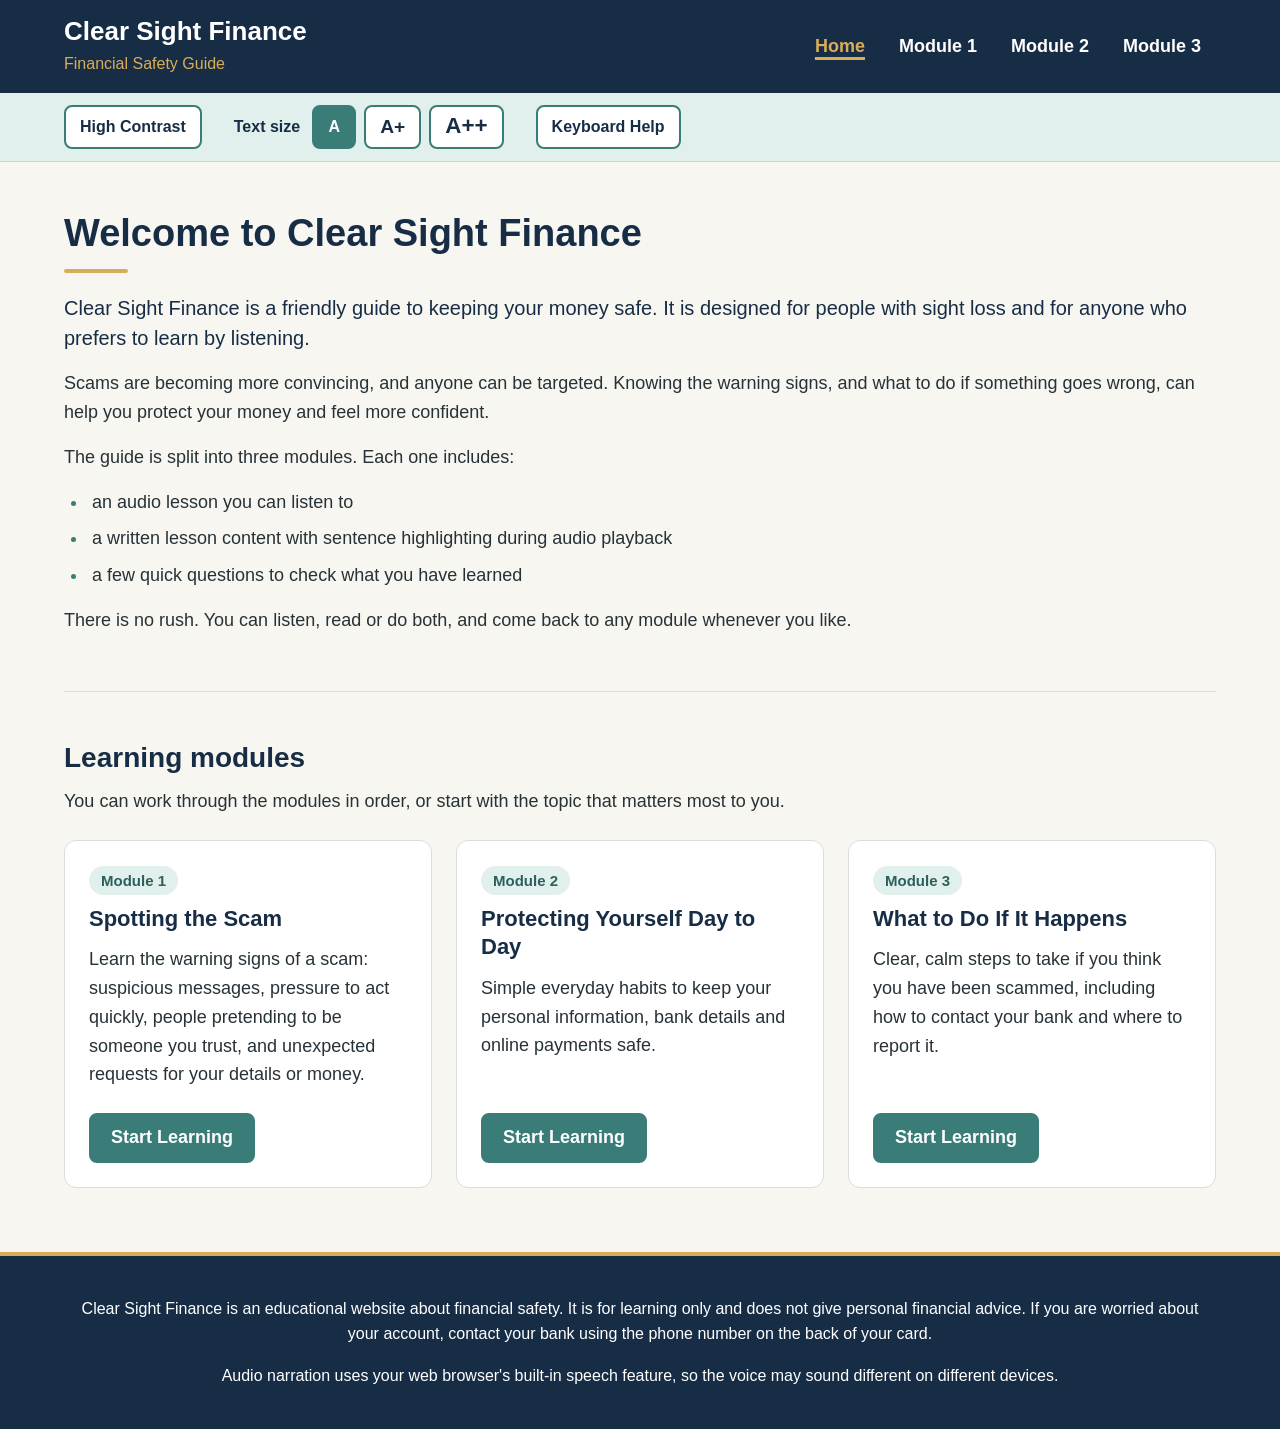
<file: index.html>
<!DOCTYPE html>
<html lang="en">
<head>
  <meta charset="UTF-8">
  <meta name="viewport" content="width=device-width, initial-scale=1">
  <meta name="description" content="Clear Sight Finance is an accessible, audio-friendly guide to spotting scams, protecting your money and knowing what to do if something goes wrong.">
  <title>Clear Sight Finance – Financial Safety Guide</title>

  <!-- Stylesheets: base layout first, then colour themes -->
  <link rel="stylesheet" href="css/base.css">
  <link rel="stylesheet" href="css/themes.css">
</head>
<body>

  <!-- Lets keyboard and screen reader users jump past the header and toolbar -->
  <a href="#main-content" class="skip-link">Skip to main content</a>

  <!-- ========== Header and navigation ========== -->
  <header class="site-header">
    <div class="site-branding">
      <p class="site-title">Clear Sight Finance</p>
      <p class="site-tagline">Financial Safety Guide</p>
    </div>

    <nav class="main-nav" aria-label="Main">
      <ul class="nav-list">
        <li><a href="index.html" class="nav-link active" aria-current="page">Home</a></li>
        <li><a href="module.html?m=1" class="nav-link" aria-label="Module 1: Spotting the Scam">Module 1</a></li>
        <li><a href="module.html?m=2" class="nav-link" aria-label="Module 2: Protecting Yourself Day to Day">Module 2</a></li>
        <li><a href="module.html?m=3" class="nav-link" aria-label="Module 3: What to Do If It Happens">Module 3</a></li>
      </ul>
    </nav>
  </header>

  <!-- ========== Accessibility toolbar ========== -->
  <section class="accessibility-toolbar" aria-label="Accessibility settings">
    <div class="toolbar-group">
      <button type="button" id="contrast-toggle" class="toolbar-button" aria-pressed="false">High Contrast</button>
    </div>

    <div class="toolbar-group" role="group" aria-labelledby="text-size-label">
      <span id="text-size-label" class="toolbar-label">Text size</span>
      <button type="button" class="toolbar-button text-size-button active" data-size="normal" aria-label="Normal text size" aria-pressed="true">A</button>
      <button type="button" class="toolbar-button text-size-button" data-size="large" aria-label="Large text size" aria-pressed="false">A+</button>
      <button type="button" class="toolbar-button text-size-button" data-size="extra-large" aria-label="Extra-large text size" aria-pressed="false">A++</button>
    </div>

    <!-- Hidden until keyboard.js has set up the dialog, so the button never appears without working -->
    <div class="toolbar-group" hidden>
      <button type="button" id="keyboard-help-button" class="toolbar-button" aria-haspopup="dialog" aria-controls="keyboard-help-dialog">Keyboard Help</button>
    </div>
  </section>

  <!-- ========== Main content ========== -->
  <!-- tabindex="-1" lets the skip link move keyboard focus here -->
  <main id="main-content" tabindex="-1">

    <!-- Welcome -->
    <section class="welcome" aria-labelledby="welcome-heading">
      <h1 id="welcome-heading">Welcome to Clear Sight Finance</h1>
      <p class="welcome-intro">Clear Sight Finance is a friendly guide to keeping your money safe. It is designed for people with sight loss and for anyone who prefers to learn by listening.</p>
      <p>Scams are becoming more convincing, and anyone can be targeted. Knowing the warning signs, and what to do if something goes wrong, can help you protect your money and feel more confident.</p>
      <p>The guide is split into three modules. Each one includes:</p>
      <ul class="welcome-list">
        <li>an audio lesson you can listen to</li>
        <li>a written lesson content with sentence highlighting during audio playback</li>
        <li>a few quick questions to check what you have learned</li>
      </ul>
      <p>There is no rush. You can listen, read or do both, and come back to any module whenever you like.</p>
    </section>

    <!-- Learning modules -->
    <section class="modules" aria-labelledby="modules-heading">
      <h2 id="modules-heading">Learning modules</h2>
      <p>You can work through the modules in order, or start with the topic that matters most to you.</p>

      <ul class="module-list">
        <li>
          <article class="module-card">
            <h3 class="module-heading">
              <span class="module-number">Module 1</span>
              <span class="module-title">Spotting the Scam</span>
            </h3>
            <p class="module-description">Learn the warning signs of a scam: suspicious messages, pressure to act quickly, people pretending to be someone you trust, and unexpected requests for your details or money.</p>
            <a href="module.html?m=1" class="module-link" aria-label="Start learning Module 1: Spotting the Scam">Start Learning</a>
          </article>
        </li>

        <li>
          <article class="module-card">
            <h3 class="module-heading">
              <span class="module-number">Module 2</span>
              <span class="module-title">Protecting Yourself Day to Day</span>
            </h3>
            <p class="module-description">Simple everyday habits to keep your personal information, bank details and online payments safe.</p>
            <a href="module.html?m=2" class="module-link" aria-label="Start learning Module 2: Protecting Yourself Day to Day">Start Learning</a>
          </article>
        </li>

        <li>
          <article class="module-card">
            <h3 class="module-heading">
              <span class="module-number">Module 3</span>
              <span class="module-title">What to Do If It Happens</span>
            </h3>
            <p class="module-description">Clear, calm steps to take if you think you have been scammed, including how to contact your bank and where to report it.</p>
            <a href="module.html?m=3" class="module-link" aria-label="Start learning Module 3: What to Do If It Happens">Start Learning</a>
          </article>
        </li>
      </ul>
    </section>

  </main>

  <!-- ========== Footer ========== -->
  <footer class="site-footer">
    <p>Clear Sight Finance is an educational website about financial safety. It is for learning only and does not give personal financial advice. If you are worried about your account, contact your bank using the phone number on the back of your card.</p>
    <p>Audio narration uses your web browser's built-in speech feature, so the voice may sound different on different devices.</p>
  </footer>

  <!-- ========== Keyboard Help dialog (opened by keyboard.js) ==========
       A native <dialog>: when opened with showModal() the browser keeps
       keyboard focus inside it and closes it when Escape is pressed. -->
  <dialog id="keyboard-help-dialog" class="keyboard-dialog" aria-labelledby="keyboard-help-title">
    <!-- tabindex="-1" lets keyboard.js put focus here when the dialog opens,
         so screen readers start reading from the top -->
    <h2 id="keyboard-help-title" class="keyboard-dialog-title" tabindex="-1">Keyboard navigation</h2>
    <p>You can use your keyboard to navigate this website without a mouse.</p>

    <!-- Each row: the key (dt) and what it does (dd) -->
    <dl class="keyboard-list">
      <div class="keyboard-row">
        <dt class="keyboard-key"><kbd>Tab</kbd></dt>
        <dd class="keyboard-action">Move to the next interactive element</dd>
      </div>
      <div class="keyboard-row">
        <dt class="keyboard-key"><kbd>Shift</kbd> + <kbd>Tab</kbd></dt>
        <dd class="keyboard-action">Move to the previous interactive element</dd>
      </div>
      <div class="keyboard-row">
        <dt class="keyboard-key"><kbd>Enter</kbd></dt>
        <dd class="keyboard-action">Open a focused link or activate a button</dd>
      </div>
      <div class="keyboard-row">
        <dt class="keyboard-key"><kbd>Space</kbd></dt>
        <dd class="keyboard-action">Activate a focused button or select a quiz answer</dd>
      </div>
      <div class="keyboard-row">
        <dt class="keyboard-key"><kbd>Arrow keys</kbd></dt>
        <dd class="keyboard-action">Move between quiz answer options</dd>
      </div>
      <div class="keyboard-row">
        <dt class="keyboard-key"><kbd>Escape</kbd></dt>
        <dd class="keyboard-action">Close the Keyboard Help dialog</dd>
      </div>
    </dl>

    <p class="keyboard-note">Some keyboard controls may depend on your browser settings.</p>

    <div class="dialog-actions">
      <button type="button" id="keyboard-help-close" class="dialog-button">Close</button>
    </div>
  </dialog>

  <!-- Scripts: settings first (contrast and text size), then the main app, then Keyboard Help and the skip link -->
  <script src="js/settings.js" defer></script>
  <script src="js/app.js" defer></script>
  <script src="js/keyboard.js" defer></script>
</body>
</html>
</file>
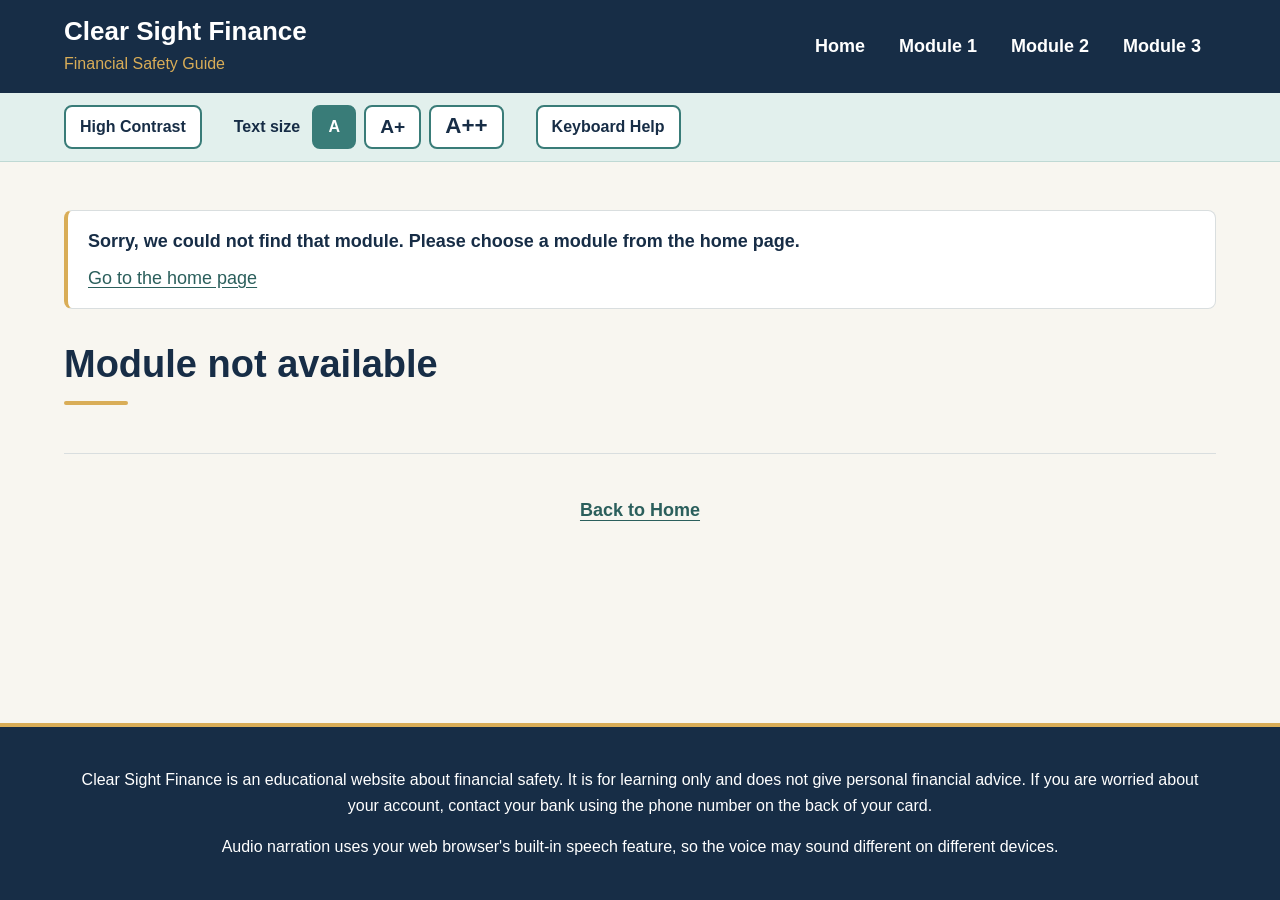
<file: module.html>
<!DOCTYPE html>
<html lang="en">
<head>
  <meta charset="UTF-8">
  <meta name="viewport" content="width=device-width, initial-scale=1">
  <meta name="description" content="A Clear Sight Finance learning module with audio narration that highlights each sentence as it is read, and a short knowledge check.">
  <!-- app.js will replace this with the module's name, e.g. "Module 1: Spotting the Scam – Clear Sight Finance" -->
  <title>Learning Module – Clear Sight Finance</title>

  <!-- Stylesheets: base layout first, then colour themes -->
  <link rel="stylesheet" href="css/base.css">
  <link rel="stylesheet" href="css/themes.css">
</head>
<body>

  <!-- Lets keyboard and screen reader users jump past the header and toolbar -->
  <a href="#main-content" class="skip-link">Skip to main content</a>

  <!-- ========== Header and navigation ========== -->
  <!-- No link is marked as current here: app.js adds class="active" and
       aria-current="page" to the link for the module being shown. -->
  <header class="site-header">
    <div class="site-branding">
      <p class="site-title">Clear Sight Finance</p>
      <p class="site-tagline">Financial Safety Guide</p>
    </div>

    <nav class="main-nav" aria-label="Main">
      <ul class="nav-list">
        <li><a href="index.html" class="nav-link">Home</a></li>
        <li><a href="module.html?m=1" class="nav-link" aria-label="Module 1: Spotting the Scam">Module 1</a></li>
        <li><a href="module.html?m=2" class="nav-link" aria-label="Module 2: Protecting Yourself Day to Day">Module 2</a></li>
        <li><a href="module.html?m=3" class="nav-link" aria-label="Module 3: What to Do If It Happens">Module 3</a></li>
      </ul>
    </nav>
  </header>

  <!-- ========== Accessibility toolbar (handled by settings.js) ========== -->
  <section class="accessibility-toolbar" aria-label="Accessibility settings">
    <div class="toolbar-group">
      <button type="button" id="contrast-toggle" class="toolbar-button" aria-pressed="false">High Contrast</button>
    </div>

    <div class="toolbar-group" role="group" aria-labelledby="text-size-label">
      <span id="text-size-label" class="toolbar-label">Text size</span>
      <button type="button" class="toolbar-button text-size-button active" data-size="normal" aria-label="Normal text size" aria-pressed="true">A</button>
      <button type="button" class="toolbar-button text-size-button" data-size="large" aria-label="Large text size" aria-pressed="false">A+</button>
      <button type="button" class="toolbar-button text-size-button" data-size="extra-large" aria-label="Extra-large text size" aria-pressed="false">A++</button>
    </div>

    <!-- Hidden until keyboard.js has set up the dialog, so the button never appears without working -->
    <div class="toolbar-group" hidden>
      <button type="button" id="keyboard-help-button" class="toolbar-button" aria-haspopup="dialog" aria-controls="keyboard-help-dialog">Keyboard Help</button>
    </div>
  </section>

  <!-- ========== Main content ========== -->
  <!-- tabindex="-1" lets the skip link move keyboard focus here -->
  <main id="main-content" tabindex="-1">

    <!-- Loading and error messages (controlled by app.js) -->
    <p id="module-loading" class="module-message module-loading" aria-live="polite">Loading module…</p>
    <div id="module-error" class="module-message module-error" role="alert" hidden></div>

    <!-- A. Module introduction -->
    <section class="module-section module-intro" aria-labelledby="module-title">
      <p id="module-number" class="module-intro-number">Module</p>
      <h1 id="module-title">Learning module</h1>
      <p id="module-introduction" class="module-introduction"></p>
    </section>

    <!-- B. Audio narration (controlled by player.js using the browser's speech feature) -->
    <section class="module-section audio-player" aria-labelledby="audio-heading">
      <h2 id="audio-heading">Listen to the lesson</h2>
      <p class="section-intro">Press Play to hear the lesson read aloud. The sentence being read is highlighted in the lesson below.</p>

      <div class="audio-controls">
        <button type="button" id="audio-play" class="audio-button" disabled>Play</button>
        <button type="button" id="audio-pause" class="audio-button" disabled>Pause</button>
        <button type="button" id="audio-resume" class="audio-button" disabled>Resume</button>
        <button type="button" id="audio-stop" class="audio-button" disabled>Stop</button>
      </div>

      <div class="audio-speed-control">
        <label for="audio-speed">Playback speed</label>
        <select id="audio-speed" class="audio-speed-select">
          <option value="0.75">0.75×</option>
          <option value="1" selected>1× (normal)</option>
          <option value="1.25">1.25×</option>
          <option value="1.5">1.5×</option>
        </select>
      </div>

      <p id="audio-status" class="audio-status" aria-live="polite">Ready to play.</p>
    </section>

    <!-- C. Lesson content (inserted by app.js from the module's JSON file).
         This is also what the audio reads aloud. Each heading and sentence
         is marked for highlighting, numbered in reading order:
         <h3 class="lesson-sentence" data-sentence="0">Heading</h3>
         <p><span class="lesson-sentence" data-sentence="1">First sentence.</span> …</p>
         <div class="safety-tip"><h4 class="safety-tip-heading …">Safety tip</h4><ul>…</ul></div>
         player.js adds the class "is-current" to the item being spoken.
         No aria-live here, so screen readers don't re-read it on every change. -->
    <section class="module-section lesson" aria-labelledby="lesson-heading">
      <h2 id="lesson-heading">What you'll learn</h2>
      <div id="lesson-content" class="lesson-content"></div>
    </section>

    <!-- D. Knowledge check (questions inserted by quiz.js).
         Each question will be a radio-button group:
         <fieldset class="quiz-question">
           <legend>Question text</legend>
           <label><input type="radio" name="question-1" value="a"> Answer A</label>
           …
         </fieldset> -->
    <section class="module-section quiz" aria-labelledby="quiz-heading">
      <h2 id="quiz-heading">Check your understanding</h2>
      <p class="section-intro">Answer these short questions to review what you have learned. Choose one answer for each question, then select Check Answers.</p>

      <div id="quiz-questions" class="quiz-questions"></div>

      <div class="quiz-actions">
        <button type="button" id="quiz-submit" class="quiz-button" disabled>Check Answers</button>
        <button type="button" id="quiz-retry" class="quiz-button" hidden>Try Again</button>
      </div>

      <div id="quiz-feedback" class="quiz-feedback" aria-live="polite"></div>
    </section>

    <!-- E. Module navigation (app.js sets the Previous/Next destinations
         and shows them only when that module exists) -->
    <nav class="module-nav" aria-label="Module navigation">
      <a id="previous-module" class="module-nav-link module-nav-previous" hidden>Previous Module</a>
      <a href="index.html" class="module-nav-link module-nav-home">Back to Home</a>
      <a id="next-module" class="module-nav-link module-nav-next" hidden>Next Module</a>
    </nav>

  </main>

  <!-- ========== Footer ========== -->
  <footer class="site-footer">
    <p>Clear Sight Finance is an educational website about financial safety. It is for learning only and does not give personal financial advice. If you are worried about your account, contact your bank using the phone number on the back of your card.</p>
    <p>Audio narration uses your web browser's built-in speech feature, so the voice may sound different on different devices.</p>
  </footer>

  <!-- ========== Keyboard Help dialog (opened by keyboard.js) ==========
       A native <dialog>: when opened with showModal() the browser keeps
       keyboard focus inside it and closes it when Escape is pressed. -->
  <dialog id="keyboard-help-dialog" class="keyboard-dialog" aria-labelledby="keyboard-help-title">
    <!-- tabindex="-1" lets keyboard.js put focus here when the dialog opens,
         so screen readers start reading from the top -->
    <h2 id="keyboard-help-title" class="keyboard-dialog-title" tabindex="-1">Keyboard navigation</h2>
    <p>You can use your keyboard to navigate this website without a mouse.</p>

    <!-- Each row: the key (dt) and what it does (dd) -->
    <dl class="keyboard-list">
      <div class="keyboard-row">
        <dt class="keyboard-key"><kbd>Tab</kbd></dt>
        <dd class="keyboard-action">Move to the next interactive element</dd>
      </div>
      <div class="keyboard-row">
        <dt class="keyboard-key"><kbd>Shift</kbd> + <kbd>Tab</kbd></dt>
        <dd class="keyboard-action">Move to the previous interactive element</dd>
      </div>
      <div class="keyboard-row">
        <dt class="keyboard-key"><kbd>Enter</kbd></dt>
        <dd class="keyboard-action">Open a focused link or activate a button</dd>
      </div>
      <div class="keyboard-row">
        <dt class="keyboard-key"><kbd>Space</kbd></dt>
        <dd class="keyboard-action">Activate a focused button or select a quiz answer</dd>
      </div>
      <div class="keyboard-row">
        <dt class="keyboard-key"><kbd>Arrow keys</kbd></dt>
        <dd class="keyboard-action">Move between quiz answer options</dd>
      </div>
      <div class="keyboard-row">
        <dt class="keyboard-key"><kbd>Escape</kbd></dt>
        <dd class="keyboard-action">Close the Keyboard Help dialog</dd>
      </div>
    </dl>

    <p class="keyboard-note">Some keyboard controls may depend on your browser settings.</p>

    <div class="dialog-actions">
      <button type="button" id="keyboard-help-close" class="dialog-button">Close</button>
    </div>
  </dialog>

  <!-- Scripts: settings first, then content loading, audio, quiz, then Keyboard Help and the skip link -->
  <script src="js/settings.js" defer></script>
  <script src="js/app.js" defer></script>
  <script src="js/player.js" defer></script>
  <script src="js/quiz.js" defer></script>
  <script src="js/keyboard.js" defer></script>
</body>
</html>
</file>
<file: css/base.css>
/* ==========================================================================
   Clear Sight Finance – base.css
   Main layout and styling for the website.

   Contents:
     1. Colour and layout variables
     2. Global styles
     3. Shared page width
     4. Skip link
     5. Keyboard focus
     6. Header and navigation
     7. Accessibility toolbar
     8. Welcome section
     9. Learning modules
    10. Footer
    11. Module page: layout and introduction
    12. Module page: buttons
    13. Audio player
    14. Lesson content, safety tips and sentence highlighting
    15. Quiz
    16. Module navigation
    17. Responsive layout (media queries)
    18. Keyboard Help dialog

   The styles are "mobile-first": the main rules are written for small
   screens, and the media queries at the bottom adjust the layout as the
   screen gets wider.
   ========================================================================== */


/* 1. Colour and layout variables
   --------------------------------------------------------------------------
   Each colour gets a name here, so it only needs changing in one place.
   themes.css can later replace these values for the high-contrast theme
   without rewriting the rules below. */

:root {
  /* Backgrounds */
  --page-bg: #F8F6F0;              /* warm cream */
  --card-bg: #FFFFFF;              /* white */
  --header-bg: #172D46;            /* dark navy (header and footer) */
  --header-hover-bg: #24405F;      /* lighter navy for hover */
  --header-border: #4B6481;        /* outline around nav links on phones */

  /* Text */
  --text-color: #263238;           /* dark text for paragraphs */
  --heading-color: #172D46;        /* dark navy for headings */
  --header-text: #FFFFFF;          /* white text on navy */

  /* Teal accents */
  --accent: #397C78;               /* teal: buttons */
  --accent-dark: #2B5F5C;          /* darker teal: hover and teal text */
  --accent-light: #E2F0ED;         /* light teal: toolbar background */
  --accent-light-hover: #CBE3DE;   /* toolbar button hover */
  --accent-light-border: #BFD9D4;  /* line under the toolbar */
  --accent-text: #FFFFFF;          /* text on teal buttons */

  /* Other */
  --highlight: #D9AD57;            /* gold: small highlights */
  --border-color: #D9DEDF;         /* light grey borders */

  --highlight-light: #FBF1DC;      /* pale gold: "Not quite." quiz feedback */

  /* Disabled buttons and menus (6.2:1 text contrast) */
  --disabled-bg: #E4E7E8;
  --disabled-text: #4A5559;
  --disabled-border: #8C979A;

  /* Sentence being read aloud (player.js adds class "is-current") */
  --sentence-highlight-bg: #FFF1A6;    /* soft yellow */
  --sentence-highlight-text: #172D46;  /* navy, 13:1 on the yellow */
  --sentence-highlight-line: #8A6414;  /* dark gold ring, 4.6:1 or more against
                                          white, light teal and the yellow */
  --sentence-highlight-pad: 0.15em;          /* yellow space around the text */
  --sentence-highlight-line-width: 2px;      /* width of the ring */

  /* Quiz radio buttons: unselected ring (7.4:1 on white) */
  --radio-border: #2B5F5C;

  /* Keyboard focus outlines */
  --focus-color: #172D46;          /* navy, on light backgrounds */
  --focus-color-on-dark: #D9AD57;  /* gold, on the navy header */

  /* Layout */
  --content-max: 72rem;            /* widest the content column can grow */
  --gutter: 1rem;                  /* space at the screen edges */
  --radius: 12px;                  /* card corners */
  --radius-small: 8px;             /* button corners */
  --lesson-text-max: 90ch;         /* reading width of lesson paragraphs and tips */
}


/* 2. Global styles
   -------------------------------------------------------------------------- */

/* Width and height include padding and border, which makes sizing predictable */
*,
*::before,
*::after {
  box-sizing: border-box;
}

html {
  font-size: 100%;   /* respects the text size chosen in the user's browser */
}

body {
  display: flex;
  flex-direction: column;
  min-height: 100vh;
  margin: 0;
  font-family: Arial, Helvetica, sans-serif;
  font-size: 1.125rem;   /* about 18px, slightly larger for easier reading */
  line-height: 1.6;
  color: var(--text-color);
  background-color: var(--page-bg);
  overflow-wrap: break-word;   /* stops long words causing sideways scrolling */
}

h1,
h2,
h3 {
  margin: 0 0 0.75rem;
  line-height: 1.25;
  color: var(--heading-color);
}

h1 {
  font-size: 1.875rem;
}

h2 {
  font-size: 1.5rem;
}

h3 {
  font-size: 1.25rem;
}

p {
  margin: 0 0 1rem;
}

a {
  color: var(--accent-dark);
  text-underline-offset: 0.15em;
}

a:hover {
  text-decoration-thickness: 2px;
}

/* Buttons don't use the page font by default, so make them match */
button {
  font: inherit;
}

/* Anything with the hidden attribute stays hidden, even if a class below
   gives it a display value (e.g. the Previous/Next links and Try Again) */
[hidden] {
  display: none !important;
}

main {
  flex: 1 0 auto;   /* fills any spare height so the footer stays at the bottom */
  padding-block: 2rem 3rem;
}


/* 3. Shared page width
   --------------------------------------------------------------------------
   The header, toolbar and footer have full-width coloured backgrounds, but
   their content lines up with the main content. This side padding keeps
   everything inside a centred column no wider than --content-max, and is
   never smaller than --gutter on narrow screens. */

.site-header,
.accessibility-toolbar,
main,
.site-footer {
  padding-inline: max(var(--gutter), (100% - var(--content-max)) / 2);
}


/* 4. Skip link
   --------------------------------------------------------------------------
   The first thing Tab reaches on every page. It is moved just above the
   top of the screen until it receives keyboard focus, then appears over
   the header (no animation). Screen readers can always reach it.

   It sits a little below the top edge when shown, so its whole focus
   outline is visible. The high z-index keeps it above the header. */

.skip-link {
  position: absolute;
  top: 0.5rem;
  left: var(--gutter);
  z-index: 1000;
  padding: 0.75rem 1.25rem;
  font-weight: 700;
  color: var(--heading-color);
  background-color: var(--highlight);
  border-radius: var(--radius-small);
  transform: translateY(calc(-100% - 1rem));   /* fully off the top of the screen */
}

.skip-link:focus {
  transform: none;
}

/* <main tabindex="-1"> receives focus from the skip link. It is not a
   control, so it gets no outline (the same approach as GOV.UK); the next
   Tab goes to the first link or button inside it. */
main:focus {
  outline: none;
}


/* 5. Keyboard focus
   --------------------------------------------------------------------------
   :focus-visible shows a thick outline when someone uses the keyboard.
   The browser's own outline is never removed, so older browsers still
   show their default. */

a:focus-visible,
button:focus-visible,
input:focus-visible,
select:focus-visible {
  outline: 3px solid var(--focus-color);
  outline-offset: 3px;
}

/* Navy would be invisible on the navy header, so use gold there */
.site-header a:focus-visible,
.site-footer a:focus-visible,
.skip-link:focus-visible {
  outline-color: var(--focus-color-on-dark);
}


/* 6. Header and navigation
   -------------------------------------------------------------------------- */

.site-header {
  display: flex;
  flex-wrap: wrap;   /* the nav moves below the title when space runs out */
  align-items: center;
  justify-content: space-between;
  gap: 0.75rem 2rem;
  padding-block: 1rem;
  color: var(--header-text);
  background-color: var(--header-bg);
}

/* Stacks the site title and tagline with a small gap between them */
.site-branding {
  display: flex;
  flex-direction: column;
  gap: 0.25rem;
}

.site-title {
  margin: 0;
  font-size: 1.5rem;
  font-weight: 700;
  line-height: 1.2;
}

.site-tagline {
  margin: 0;
  font-size: 1rem;
  color: var(--highlight);
}

.main-nav {
  width: 100%;   /* full width on phones; changed in the media queries */
}

.nav-list {
  display: grid;
  grid-template-columns: repeat(2, 1fr);   /* 2 x 2 grid on phones */
  gap: 0.5rem;
  margin: 0;
  padding: 0;
  list-style: none;
}

.nav-link {
  display: block;
  padding: 0.5rem 0.875rem;
  font-weight: 700;
  color: var(--header-text);
  text-align: center;
  text-decoration: none;
  border: 1px solid var(--header-border);
  border-radius: var(--radius-small);
}

.nav-link:hover {
  background-color: var(--header-hover-bg);
  text-decoration: underline;
  text-decoration-thickness: 2px;
  text-underline-offset: 0.3em;
}

/* The current page: gold text with a thick gold underline */
.nav-link.active,
.nav-link[aria-current="page"] {
  color: var(--highlight);
  text-decoration: underline;
  text-decoration-color: var(--highlight);
  text-decoration-thickness: 3px;
  text-underline-offset: 0.3em;
}


/* 7. Accessibility toolbar
   --------------------------------------------------------------------------
   Controls sit on the left, close to where screen magnifier users start
   reading, and wrap onto a new line on narrow screens. */

.accessibility-toolbar {
  display: flex;
  flex-wrap: wrap;
  align-items: center;
  gap: 0.75rem 2rem;
  padding-block: 0.75rem;
  background-color: var(--accent-light);
  border-bottom: 1px solid var(--accent-light-border);
}

.toolbar-group {
  display: flex;
  flex-wrap: wrap;
  align-items: center;
  gap: 0.5rem;
}

.toolbar-label {
  margin-right: 0.25rem;
  font-size: 1rem;
  font-weight: 700;
  color: var(--heading-color);
}

.toolbar-button {
  min-width: 2.75rem;    /* at least 44px wide and tall, easy to tap */
  min-height: 2.75rem;
  padding: 0.375rem 0.875rem;
  font-size: 1rem;
  font-weight: 700;
  line-height: 1.2;
  color: var(--heading-color);
  background-color: var(--card-bg);
  border: 2px solid var(--accent);
  border-radius: var(--radius-small);
  cursor: pointer;
}

.toolbar-button:hover {
  background-color: var(--accent-light-hover);
  border-color: var(--accent-dark);
}

/* Each "A" is a little bigger than the last, as a visual hint */
.text-size-button[data-size="large"] {
  font-size: 1.2rem;
}

.text-size-button[data-size="extra-large"] {
  font-size: 1.4rem;
}

/* Selected button: filled teal with white text.
   aria-pressed="true" also covers High Contrast once JavaScript turns it on. */
.toolbar-button[aria-pressed="true"],
.text-size-button.active {
  color: var(--accent-text);
  background-color: var(--accent);
  border-color: var(--accent);
}

.toolbar-button[aria-pressed="true"]:hover,
.text-size-button.active:hover {
  background-color: var(--accent-dark);
  border-color: var(--accent-dark);
}


/* 8. Welcome section
   --------------------------------------------------------------------------
   The module page's introduction (.module-intro) shares these heading and
   intro styles, so both pages look like the same website. */

.welcome h1,
.module-intro h1 {
  margin-bottom: 1.25rem;
}

/* Short gold line under the main heading (decoration only) */
.welcome h1::after,
.module-intro h1::after {
  content: "";
  display: block;
  width: 4rem;
  height: 4px;
  margin-top: 0.75rem;
  background-color: var(--highlight);
  border-radius: 2px;
}

/* Limit line length (about 85 characters) so text uses the space without
   becoming too long to read comfortably */
.welcome p,
.welcome-list {
  max-width: 100%;
}

.welcome-intro,
.module-introduction {
  font-size: 1.25rem;
  line-height: 1.5;
  color: var(--heading-color);
}

.welcome-list {
  margin: 0 0 1rem;
  padding-left: 1.5rem;
}

.welcome-list li {
  margin-bottom: 0.5rem;
  padding-left: 0.25rem;
}

.welcome-list li::marker {
  color: var(--accent);
}


/* 9. Learning modules
   -------------------------------------------------------------------------- */

.modules {
  margin-top: 3rem;
  padding-top: 2.5rem;
  border-top: 1px solid var(--border-color);
}

.modules > p {
  max-width: 100%;
  margin-bottom: 1.5rem;
}

.module-list {
  display: grid;
  grid-template-columns: 1fr;   /* one card per row on smaller screens */
  gap: 1.5rem;
  margin: 0;
  padding: 0;
  list-style: none;
}

/* Lets each card stretch to the full height of its row */
.module-list > li {
  display: flex;
}

.module-card {
  display: flex;
  flex: 1;
  flex-direction: column;
  padding: 1.5rem;
  background-color: var(--card-bg);
  border: 1px solid var(--border-color);
  border-radius: var(--radius);
}

/* Highlight the whole card while its button has keyboard focus */
.module-card:focus-within {
  border-color: var(--accent);
  box-shadow: 0 0 0 1px var(--accent);
}

.module-heading {
  margin-bottom: 0.75rem;
  font-size: 1.375rem;
  line-height: 1.3;
}

/* "Module 1" label: a small light-teal badge
   (also used above the title on the module page) */
.module-number,
.module-intro-number {
  display: inline-block;
  margin-bottom: 0.625rem;
  padding: 0.25rem 0.75rem;
  font-size: 0.9375rem;
  font-weight: 700;
  line-height: 1.4;
  color: var(--accent-dark);
  background-color: var(--accent-light);
  border-radius: 999px;
}

.module-title {
  display: block;   /* puts the title on its own line below the badge */
}

/* Takes up spare space so all three buttons line up at the bottom */
.module-description {
  flex-grow: 1;
  margin-bottom: 1.5rem;
}

.module-link {
  align-self: flex-start;
  padding: 0.75rem 1.25rem;
  font-weight: 700;
  line-height: 1.2;
  color: var(--accent-text);
  text-decoration: none;
  background-color: var(--accent);
  border: 2px solid var(--accent);
  border-radius: var(--radius-small);
}

.module-link:hover {
  color: var(--accent-text);
  text-decoration: underline;
  text-underline-offset: 0.2em;
  background-color: var(--accent-dark);
  border-color: var(--accent-dark);
}


/* 10. Footer
   -------------------------------------------------------------------------- */

.site-footer {
  padding-block: 2rem;
  font-size: 1rem;
  text-align: center;
  color: var(--header-text);
  background-color: var(--header-bg);
  border-top: 4px solid var(--highlight);
}

.site-footer p {
  max-width: 100%;
  margin-inline: 0;
}

.site-footer p:last-child {
  margin-bottom: 0;
}


/* 11. Module page: layout and introduction
   --------------------------------------------------------------------------
   The module page uses the same cream background as the home page. The
   audio player, lesson sections and quiz questions sit in white cards,
   like the module cards on the home page. The introduction reuses the
   home page's badge, gold title line and intro text (sections 8 and 9). */

/* Space between the main sections of the page */
.module-section + .module-section {
  margin-top: 3rem;
}

.module-section h2 {
  margin-bottom: 0.5rem;
}

/* Short explanation under a section heading */
.section-intro {
  margin-bottom: 0;
}

/* "Loading module…" and the error box (shown by app.js) */
.module-message {
  margin: 0 0 2rem;
}

.module-error {
  padding: 1rem 1.25rem;
  background-color: var(--card-bg);
  border: 1px solid var(--border-color);
  border-left: 4px solid var(--highlight);
  border-radius: var(--radius-small);
}

.module-error p {
  margin-bottom: 0.5rem;
  font-weight: 700;
  color: var(--heading-color);
}


/* 12. Module page: buttons
   --------------------------------------------------------------------------
   Play, Pause, Resume, Stop, Check Answers, Try Again and the Close button
   in the Keyboard Help dialog all share one teal button style, matching
   "Start Learning" on the home page. */

.audio-button,
.quiz-button,
.dialog-button {
  display: inline-flex;
  align-items: center;
  justify-content: center;
  min-height: 2.75rem;   /* at least 44px tall, easy to tap */
  padding: 0.75rem 1.5rem;
  font-size: 1rem;
  font-weight: 700;
  line-height: 1.2;
  color: var(--accent-text);
  background-color: var(--accent);
  border: 2px solid var(--accent);
  border-radius: var(--radius-small);
  cursor: pointer;
}

.audio-button:hover:not(:disabled),
.quiz-button:hover:not(:disabled),
.dialog-button:hover {
  text-decoration: underline;
  text-underline-offset: 0.2em;
  background-color: var(--accent-dark);
  border-color: var(--accent-dark);
}

/* Disabled: grey with a dashed border, so it differs from an active button
   by more than colour, while the text stays readable */
.audio-button:disabled,
.quiz-button:disabled {
  color: var(--disabled-text);
  background-color: var(--disabled-bg);
  border-color: var(--disabled-border);
  border-style: dashed;
  cursor: not-allowed;
}


/* 13. Audio player
   -------------------------------------------------------------------------- */

.audio-player {
  padding: 1.25rem;
  background-color: var(--card-bg);
  border: 1px solid var(--border-color);
  border-radius: var(--radius);
}

/* Play / Pause / Resume / Stop: wrap onto new lines on narrow screens */
.audio-controls {
  display: flex;
  flex-wrap: wrap;
  gap: 0.75rem;
  margin-top: 1.25rem;
}

.audio-speed-control {
  display: flex;
  flex-wrap: wrap;
  align-items: center;
  gap: 0.5rem 0.75rem;
  margin-top: 1.25rem;
}

.audio-speed-control label {
  font-weight: 700;
  color: var(--heading-color);
}

/* Speed menu: the same height, text size and corners as the audio buttons.
   "appearance: none" lets Safari use these styles instead of its own grey
   menu. The down arrow is drawn with two small gradients in the text
   colour (currentColor), so it turns yellow in high contrast and grey
   when disabled. */
.audio-speed-select {
  -webkit-appearance: none;
  appearance: none;
  max-width: 100%;   /* never wider than the player on small screens */
  min-height: 2.75rem;
  padding: 0.75rem 2.75rem 0.75rem 1rem;   /* extra room on the right for the arrow */
  font: inherit;
  font-size: 1rem;
  font-weight: 700;
  line-height: 1.2;
  color: var(--heading-color);
  background-color: var(--card-bg);
  background-image:
    linear-gradient(45deg, transparent 50%, currentColor 50%),
    linear-gradient(135deg, currentColor 50%, transparent 50%);
  background-position:
    right 1.375rem center,
    right 1rem center;
  background-size: 0.375rem 0.375rem;
  background-repeat: no-repeat;
  border: 2px solid var(--accent);
  border-radius: var(--radius-small);
  cursor: pointer;
}

.audio-speed-select:hover:not(:disabled) {
  border-color: var(--accent-dark);
}

/* Only disabled when the browser has no speech feature */
.audio-speed-select:disabled {
  color: var(--disabled-text);
  background-color: var(--disabled-bg);
  border-color: var(--disabled-border);
  border-style: dashed;
  cursor: not-allowed;
}

/* "Playing.", "Paused." etc. (aria-live area) */
.audio-status {
  margin: 1.25rem 0 0;
  padding: 0.625rem 0.875rem;
  font-weight: 700;
  color: var(--heading-color);
  background-color: var(--accent-light);
  border-radius: var(--radius-small);
}


/* 14. Lesson content, safety tips and sentence highlighting
   --------------------------------------------------------------------------
   app.js builds the lesson: one .lesson-section card per topic, with an
   <h3>, paragraphs and a .safety-tip box. Each heading and sentence has
   the class "lesson-sentence"; player.js adds "is-current" to the one
   being read aloud. */

.lesson-content {
  display: grid;
  gap: 1.25rem;   /* space between lesson cards */
  margin-top: 1.25rem;
}

.lesson-section {
  min-width: 0;
  padding: 1.25rem;
  background-color: var(--card-bg);
  border: 1px solid var(--border-color);
  border-radius: var(--radius);
}

.lesson-section h3 {
  margin-bottom: 0.75rem;
  font-size: 1.375rem;
  line-height: 1.3;
}

/* Keep lines a comfortable length to read: wide enough to use most of the
   card, but not stretched across very wide screens */
.lesson-section p {
  max-width: var(--lesson-text-max);
}

.lesson-section > :last-child {
  margin-bottom: 0;
}

/* Safety tip: a calm light-teal box with a teal edge and a text label */
.safety-tip {
  max-width: var(--lesson-text-max);   /* same reading width as the paragraphs */
  margin-top: 1.25rem;
  padding: 1rem 1.25rem;
  background-color: var(--accent-light);
  border-left: 4px solid var(--accent);
  border-radius: var(--radius-small);
}

.safety-tip-heading {
  margin: 0 0 0.5rem;
  font-size: 1rem;
  line-height: 1.3;
  color: var(--accent-dark);
}

.safety-tip-list {
  margin: 0;
  padding-left: 1.25rem;
}

.safety-tip-list li + li {
  margin-top: 0.5rem;
}

.safety-tip-list li::marker {
  color: var(--accent);
}

/* Headings are only as wide as their text, so a highlighted heading
   doesn't become a full-width bar. This is set all the time, so nothing
   moves when the highlight appears. */
h3.lesson-sentence,
h4.lesson-sentence {
  width: fit-content;
  max-width: 100%;
}

/* The heading or sentence being read aloud.
   - Only that one element is highlighted, never the whole paragraph.
   - box-shadow adds a little padding of yellow and then a thin dark-gold
     ring around the text, without taking up space, so the text never
     shifts as the highlight moves.
   - The ring gives a clear edge even where the soft yellow is close in
     brightness to its surroundings (e.g. inside a light-teal safety tip),
     so the highlight doesn't rely on colour alone.
   - "clone" gives each line of a wrapped sentence its own rounded box.
   - No animation. */
.lesson-sentence.is-current {
  color: var(--sentence-highlight-text);
  background-color: var(--sentence-highlight-bg);
  border-radius: 4px;
  box-shadow:
    0 0 0 var(--sentence-highlight-pad) var(--sentence-highlight-bg),
    0 0 0 calc(var(--sentence-highlight-pad) + var(--sentence-highlight-line-width))
      var(--sentence-highlight-line);
  -webkit-box-decoration-break: clone;
  box-decoration-break: clone;
}


/* 15. Quiz
   --------------------------------------------------------------------------
   The questions are built by quiz.js. Each one is a <fieldset> card with
   its radio buttons and, after checking, a feedback box. Works with any
   number of questions. */

.quiz-questions {
  display: grid;
  gap: 1.5rem;   /* space between question cards */
  margin-top: 1.25rem;
}

.quiz-question {
  min-width: 0;   /* fieldsets otherwise refuse to shrink on narrow screens */
  margin: 0;
  padding: 1.25rem;
  background-color: var(--card-bg);
  border: 1px solid var(--border-color);
  border-radius: var(--radius);
}

/* Floating the legend keeps the question inside the card instead of
   sitting on its top border. It is still the fieldset's label for
   screen readers. */
.quiz-question legend {
  float: left;
  width: 100%;
  margin-bottom: 0.75rem;
  padding: 0;
  font-size: 1.1875rem;
  font-weight: 700;
  line-height: 1.4;
  color: var(--heading-color);
}

.quiz-question legend + * {
  clear: both;
}

/* Each answer is a full-width row that is easy to click or tap */
.quiz-option {
  display: flex;
  align-items: flex-start;
  gap: 0.75rem;
  padding: 0.5rem 0.75rem;
  border: 2px solid transparent;
  border-radius: var(--radius-small);
}

.quiz-option + .quiz-option {
  margin-top: 0.375rem;
}

/* Hover only while answers can still be changed */
.quiz-question:not(:disabled) .quiz-option:hover {
  background-color: var(--accent-light);
}

/* The chosen answer gets a teal outline (browsers without :has() simply
   show the checked radio button) */
.quiz-option:has(input:checked) {
  background-color: var(--accent-light);
  border-color: var(--accent);
}

/* Radio buttons: still the browser's own radio inputs (keyboard and screen
   readers work as normal), drawn with CSS so they are easier to see.
   - Unselected: an empty circle with a dark-teal ring.
   - Selected: a teal ring with a filled teal dot (the white gap is an
     inset shadow in the card colour).
   - The top margin centres the circle on the first line of the label:
     (1.8rem line - 1.25rem circle) / 2, where the line is the 1.125rem
     text x 1.6 line height. In rem, so it scales with A+ and A++. */
.quiz-option input[type="radio"] {
  -webkit-appearance: none;
  appearance: none;
  flex-shrink: 0;
  width: 1.25rem;
  height: 1.25rem;
  margin: 0.275rem 0 0;
  background-color: var(--card-bg);
  border: 2px solid var(--radio-border);
  border-radius: 50%;
  cursor: pointer;
}

.quiz-option input[type="radio"]:checked {
  background-color: var(--accent);
  border-color: var(--accent);
  box-shadow: inset 0 0 0 0.1875rem var(--card-bg);
}

/* After Check Answers the question is locked: keep the chosen answer
   visible, but stop showing the pointer */
.quiz-question:disabled .quiz-option input[type="radio"],
.quiz-question:disabled .quiz-option label {
  cursor: default;
}

/* The label fills the row, so clicking anywhere on the text selects it */
.quiz-option label {
  flex: 1;
  cursor: pointer;
}

/* Feedback under each question; the words "Correct!" / "Not quite."
   carry the meaning, the coloured edge and background are extra */
.quiz-question-feedback {
  margin-top: 1rem;
  padding: 0.75rem 1rem;
  background-color: var(--accent-light);
  border-left: 4px solid var(--accent);
  border-radius: var(--radius-small);
}

.quiz-question-feedback.quiz-incorrect {
  background-color: var(--highlight-light);
  border-left-color: var(--highlight);
}

.quiz-question-feedback strong {
  color: var(--heading-color);
}

.quiz-question-feedback p {
  margin-bottom: 0.5rem;
}

.quiz-question-feedback p:last-child {
  margin-bottom: 0;
}

/* Check Answers / Try Again row: 24px below the last question card,
   left-aligned with the quiz, wrapping on narrow screens */
.quiz-actions {
  display: flex;
  flex-wrap: wrap;
  justify-content: flex-start;
  gap: 0.75rem;
  margin-top: 1.5rem;
}

/* Overall score message (aria-live area). The space is on the message
   itself, so the empty area takes up no room. */
.quiz-feedback p {
  margin: 1.25rem 0 0;
  font-weight: 700;
  color: var(--heading-color);
}


/* 16. Module navigation
   --------------------------------------------------------------------------
   Phones: the links stack as full-width buttons in reading order.
   Wider screens (see section 17): one row, Previous on the left,
   Back to Home in the centre and Next on the right. */

.module-nav {
  display: grid;
  grid-template-columns: 1fr;
  gap: 0.75rem;
  margin-top: 3rem;
  padding-top: 2rem;
  border-top: 1px solid var(--border-color);
}

.module-nav-link {
  display: flex;
  align-items: center;
  justify-content: center;
  min-height: 2.75rem;
  padding: 0.75rem 1.25rem;
  font-weight: 700;
  line-height: 1.2;
  text-align: center;
  text-decoration: none;
  border: 2px solid transparent;
  border-radius: var(--radius-small);
}

/* Previous: lighter outlined button */
.module-nav-previous {
  color: var(--accent-dark);
  background-color: var(--card-bg);
  border-color: var(--accent);
}

.module-nav-previous:hover {
  text-decoration: underline;
  background-color: var(--accent-light-hover);
  border-color: var(--accent-dark);
}

/* Next: solid teal button, the main way forward */
.module-nav-next {
  color: var(--accent-text);
  background-color: var(--accent);
  border-color: var(--accent);
}

.module-nav-next:hover {
  color: var(--accent-text);
  text-decoration: underline;
  background-color: var(--accent-dark);
  border-color: var(--accent-dark);
}

/* Back to Home: a plain underlined link, still a comfortable size to tap */
.module-nav-home {
  color: var(--accent-dark);
  text-decoration: underline;
  text-underline-offset: 0.2em;
}

.module-nav-home:hover {
  text-decoration-thickness: 3px;
}


/* 17. Responsive layout
   --------------------------------------------------------------------------
   The rules above are for phones. Each media query below adds changes once
   the screen is at least a certain width. "em" breakpoints follow the
   user's browser text size, so the layout adapts if they use larger text. */

/* Large phones and up (about 480px) */
@media (min-width: 30em) {
  .main-nav {
    width: auto;
  }

  /* Nav links go back into a single row, wrapping if needed */
  .nav-list {
    display: flex;
    flex-wrap: wrap;
    gap: 0.25rem;
  }

  .nav-link {
    border-color: transparent;
  }
}

/* Module navigation in one row (about 640px and up).
   Each link has a fixed column, so Back to Home stays centred even when
   Previous or Next is hidden (Module 1 and Module 3). */
@media (min-width: 40em) {
  .module-nav {
    grid-template-columns: 1fr auto 1fr;
    align-items: center;
    gap: 1rem;
  }

  .module-nav-previous {
    grid-column: 1;
    grid-row: 1;
    justify-self: start;
  }

  .module-nav-home {
    grid-column: 2;
    grid-row: 1;
  }

  .module-nav-next {
    grid-column: 3;
    grid-row: 1;
    justify-self: end;
  }
}

/* Tablets and up (about 768px) */
@media (min-width: 48em) {
  :root {
    --gutter: 1.5rem;
  }

  main {
    padding-block: 3rem 4rem;
  }

  h1 {
    font-size: 2.375rem;
  }

  h2 {
    font-size: 1.75rem;
  }

  .site-title {
    font-size: 1.625rem;
  }

  .modules {
    margin-top: 3.5rem;
    padding-top: 3rem;
  }

  /* A little more room inside the module page cards */
  .audio-player,
  .lesson-section,
  .quiz-question {
    padding: 1.5rem;
  }

  .site-footer {
    padding-block: 2.5rem;
  }
}

/* Laptops and desktops (about 896px): three cards side by side */
@media (min-width: 56em) {
  .module-list {
    grid-template-columns: repeat(3, 1fr);
  }
}


/* 18. Keyboard Help dialog
   --------------------------------------------------------------------------
   A native <dialog> opened by keyboard.js with showModal(). The browser
   centres it, shows it above everything else, keeps keyboard focus inside
   it and closes it with Escape. Used on every page.

   Sizes are in rem, so the dialog grows with A+ and A++. It is never wider
   or taller than the screen (minus a small margin) and scrolls inside
   itself when the text does not fit. */

.keyboard-dialog {
  width: min(36rem, 100% - 2rem);
  max-width: calc(100% - 2rem);
  max-height: calc(100% - 2rem);
  margin: auto;
  padding: 1.25rem;
  overflow-y: auto;
  overscroll-behavior: contain;   /* scrolling the dialog doesn't scroll the page */
  color: var(--text-color);
  background-color: var(--card-bg);
  border: 2px solid var(--accent);
  border-radius: var(--radius);
  box-shadow: 0 0.5rem 2rem rgba(23, 45, 70, 0.3);
}

/* Dims the page behind the dialog. Written as a colour, not a variable,
   because some browsers don't pass variables to ::backdrop. */
.keyboard-dialog::backdrop {
  background-color: rgba(23, 45, 70, 0.6);   /* navy, partly see-through */
}

.keyboard-dialog-title {
  margin-bottom: 0.5rem;
}

/* The heading only receives focus so screen readers start reading at the
   top. It is not a control, so no outline; Tab goes on to Close. */
.keyboard-dialog-title:focus {
  outline: none;
}

/* Key and action list: each row has the key on the left and what it does
   on the right. When there isn't room (small screens or large text), the
   action wraps onto its own line under the key. */
.keyboard-list {
  margin: 1.25rem 0 0;
}

.keyboard-row {
  display: flex;
  flex-wrap: wrap;
  align-items: baseline;
  gap: 0.25rem 1rem;
  padding: 0.75rem 0;
  border-top: 1px solid var(--border-color);
}

.keyboard-row:last-child {
  border-bottom: 1px solid var(--border-color);
}

.keyboard-key {
  flex: 0 1 8.5rem;
  margin: 0;
  font-weight: 700;
  color: var(--heading-color);
}

.keyboard-action {
  flex: 1 1 12rem;
  margin: 0;
}

/* Keys drawn like keyboard keys (a thicker bottom edge) */
.keyboard-key kbd {
  display: inline-block;
  padding: 0 0.5rem;
  font-family: inherit;   /* the browser default is a harder-to-read monospace font */
  font-size: 1rem;
  font-weight: 700;
  line-height: 1.6;
  color: var(--heading-color);
  background-color: var(--accent-light);
  border: 1px solid var(--accent);
  border-bottom-width: 3px;
  border-radius: 6px;
  white-space: nowrap;
}

.keyboard-note {
  margin: 1rem 0 0;
}

.dialog-actions {
  margin-top: 1.5rem;
}
</file>
<file: css/themes.css>
/* ==========================================================================
   Clear Sight Finance – themes.css
   Accessibility themes: high contrast and text size.

   Contents:
     1. High contrast: colour variables
     2. High contrast: extra rules
     3. Text size: normal, large and extra-large
     4. Text size: layout adjustments
     5. Windows high contrast (forced colours)

   How it works:
   settings.js (added later) puts classes on the <html> element, e.g.

     <html lang="en" class="high-contrast text-large">

   - "high-contrast" switches the colours.
   - "text-normal", "text-large" or "text-extra-large" sets the text size.

   The two settings use different classes and change different things
   (colours vs. size), so any combination works.

   This file loads after base.css, so its rules win when both set the
   same thing.
   ========================================================================== */


/* 1. High contrast: colour variables
   --------------------------------------------------------------------------
   base.css builds every colour from variables such as var(--page-bg).
   Giving those variables new values here recolours the whole site,
   including future module pages that use the same variables.

   Contrast against black: yellow 19.6:1, white 21:1. */

html.high-contrast {
  /* Backgrounds */
  --page-bg: #000000;
  --card-bg: #000000;
  --header-bg: #000000;
  --header-hover-bg: #333333;      /* dark grey hover behind yellow text */
  --header-border: #FFFF00;

  /* Text */
  --text-color: #FFFF00;
  --heading-color: #FFFF00;
  --header-text: #FFFF00;

  /* Accents */
  --accent: #FFFF00;               /* button fill and borders */
  --accent-dark: #FFFFFF;          /* links and hover fills */
  --accent-light: #000000;         /* toolbar background */
  --accent-light-hover: #333333;   /* toolbar button hover */
  --accent-light-border: #FFFF00;  /* line under the toolbar */
  --accent-text: #000000;          /* text on yellow or white buttons */

  /* Other */
  --highlight: #FFFF00;
  --highlight-light: #000000;      /* "Not quite." feedback background */
  --border-color: #FFFF00;

  /* Disabled buttons and menus: black with yellow text and a dashed
     yellow border, clearly different from the solid yellow buttons */
  --disabled-bg: #000000;
  --disabled-text: #FFFF00;
  --disabled-border: #FFFF00;

  /* Sentence being read aloud: black text on yellow, the reverse of the
     surrounding yellow-on-black text */
  --sentence-highlight-bg: #FFFF00;
  --sentence-highlight-text: #000000;
  --sentence-highlight-line: #000000;
  /* A slightly wider black gap around the yellow block, so it never
     touches the yellow letters on the lines above and below or the
     words beside it */
  --sentence-highlight-line-width: 3px;

  /* Quiz radio buttons: yellow ring (a yellow dot when selected) */
  --radio-border: #FFFF00;

  /* Focus outlines are yellow everywhere */
  --focus-color: #FFFF00;
  --focus-color-on-dark: #FFFF00;

  /* Dark browser scrollbars and form controls */
  color-scheme: dark;
}


/* 2. High contrast: extra rules
   --------------------------------------------------------------------------
   Changing variables is not enough in a few places, mostly where two
   things would both turn yellow and look the same. */

/* Separate the header from the toolbar now that both are black */
html.high-contrast .site-header {
  border-bottom: 2px solid var(--border-color);
}

/* Thicker focus outline (links, buttons, radio buttons and the speed menu) */
html.high-contrast a:focus-visible,
html.high-contrast button:focus-visible,
html.high-contrast input:focus-visible,
html.high-contrast select:focus-visible {
  outline-width: 4px;
}

/* Skip link: black text on yellow (base.css would make it yellow on yellow).
   Its yellow focus outline sits on the black header. */
html.high-contrast .skip-link {
  color: #000000;
}

/* Keyboard Help dialog: a thicker yellow border marks its edge, and a
   near-black backdrop dims the yellow page text behind it so the two
   don't compete. Text, keys and the Close button use the theme variables. */
html.high-contrast .keyboard-dialog {
  border-width: 3px;
  box-shadow: none;
}

html.high-contrast .keyboard-dialog::backdrop {
  background-color: rgba(0, 0, 0, 0.85);
}

/* Current page in the menu: black on yellow with an underline,
   so it stands apart from the other yellow links */
html.high-contrast .nav-link.active,
html.high-contrast .nav-link[aria-current="page"] {
  color: #000000;
  background-color: #FFFF00;
  text-decoration-color: #000000;
}

/* Cards: thicker yellow border (home page and module page) */
html.high-contrast .module-card,
html.high-contrast .audio-player,
html.high-contrast .lesson-section,
html.high-contrast .quiz-question {
  border-width: 2px;
}

/* Boxes inside cards are black on black, so give them a full yellow
   border as well as their thicker left edge */
html.high-contrast .safety-tip,
html.high-contrast .quiz-question-feedback {
  border: 2px solid var(--border-color);
  border-left-width: 6px;
}

html.high-contrast .audio-status {
  border: 2px solid var(--border-color);
}

/* Quiz answers: the light-teal hover becomes black, so use dark grey */
html.high-contrast .quiz-question:not(:disabled) .quiz-option:hover {
  background-color: #333333;
}

/* Card containing the focused button: an even thicker border */
html.high-contrast .module-card:focus-within {
  box-shadow: 0 0 0 2px var(--border-color);
}

/* "Module 1" badge: yellow outline instead of a light background */
html.high-contrast .module-number,
html.high-contrast .module-intro-number {
  color: #FFFF00;
  border: 2px solid #FFFF00;
}

/* Disabled audio and quiz buttons use the --disabled-… colours above */

/* Summary of the button states in high contrast (all set via variables):
   - Normal:   black, yellow text, yellow border
   - Hover:    dark grey, white border
   - Selected: yellow, black text
   - Selected and hovered: white, black text
   - Focus:    4px yellow outline with a black gap
   Start Learning: yellow with black text, turning white and underlined on hover. */


/* 3. Text size
   --------------------------------------------------------------------------
   Sizes in base.css use "rem", which is relative to the <html> font size.
   Changing the <html> font size therefore scales all text, spacing and
   buttons together, without zoom or transforms.

   Percentages build on the user's browser setting rather than replacing it. */

html.text-normal {
  font-size: 100%;
}

html.text-large {
  font-size: 125%;
}

html.text-extra-large {
  font-size: 150%;
}


/* 4. Text size: layout adjustments
   --------------------------------------------------------------------------
   The media queries in base.css respond to the screen width, not the
   chosen text size. With bigger text, three cards side by side would get
   too narrow, so they stay stacked until the screen is wider. */

html.text-large .module-list,
html.text-extra-large .module-list {
  grid-template-columns: 1fr;
}

/* Large text: three cards from about 1120px wide */
@media (min-width: 70em) {
  html.text-large .module-list {
    grid-template-columns: repeat(3, 1fr);
  }
}

/* Extra-large text: three cards from about 1344px wide */
@media (min-width: 84em) {
  html.text-extra-large .module-list {
    grid-template-columns: repeat(3, 1fr);
  }
}

/* Extra-large text on small phones: one menu link per row,
   so words like "Module 1" are not squeezed */
@media (max-width: 29.99em) {
  html.text-extra-large .nav-list {
    grid-template-columns: 1fr;
  }
}


/* 5. Windows high contrast (forced colours)
   --------------------------------------------------------------------------
   Some people use the operating system's own high-contrast colours
   (e.g. Windows "Contrast themes"). The browser then replaces page colours
   and removes shadows and background images. This would hide the CSS-drawn
   radio dot, the speed-menu arrow and the read-aloud highlight, so:
   - radio buttons and the speed menu go back to the browser's own look;
   - the highlight uses the system's own highlight colours. */

@media (forced-colors: active) {
  .quiz-option input[type="radio"],
  .audio-speed-select {
    -webkit-appearance: auto;
    appearance: auto;
  }

  .audio-speed-select {
    padding-right: 1rem;
    background-image: none;
  }

  .lesson-sentence.is-current {
    forced-color-adjust: none;
    color: HighlightText;
    background-color: Highlight;
    box-shadow: 0 0 0 var(--sentence-highlight-pad) Highlight;
  }
}
</file>
